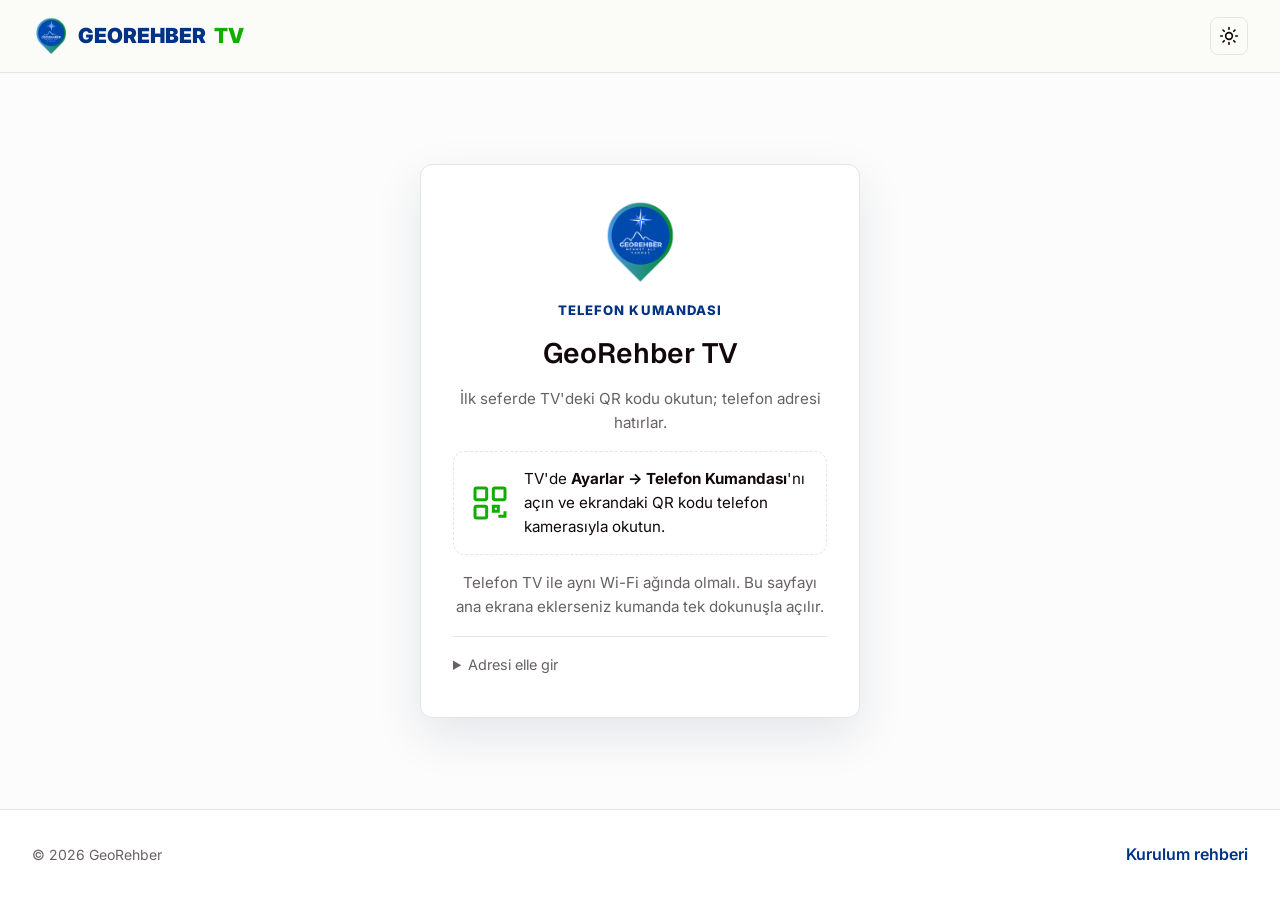
<file: index.html>
<!doctype html>
<html lang="tr">
<head>
<meta charset="utf-8">
<meta name="viewport" content="width=device-width,initial-scale=1,viewport-fit=cover">
<meta name="theme-color" content="#FCFCFC">
<!-- Kisisel sayfa: arama motorlarinda gorunmesin -->
<meta name="robots" content="noindex, nofollow, noarchive">
<meta name="googlebot" content="noindex, nofollow">
<meta name="referrer" content="no-referrer">
<meta name="mobile-web-app-capable" content="yes">
<meta name="apple-mobile-web-app-capable" content="yes">
<meta name="apple-mobile-web-app-title" content="TV Kumanda">
<link rel="icon" href="logo.png">
<link rel="apple-touch-icon" href="logo.png">
<title>GeoRehber TV</title>
<link rel="preconnect" href="https://fonts.googleapis.com">
<link rel="preconnect" href="https://fonts.gstatic.com" crossorigin>
<link href="https://fonts.googleapis.com/css2?family=Geist:wght@600;700&family=Inter:wght@400;600&family=Fira+Code:wght@700&display=swap" rel="stylesheet">
<link rel="stylesheet" href="tema.css?v=4">
<style>
  body { display: flex; flex-direction: column; }
  main { flex: 1; display: flex; align-items: center; justify-content: center; padding-block: 3rem; }
  .kumanda-kart { width: 100%; max-width: 440px; margin: 0 auto; text-align: center; display: flex; flex-direction: column;
    gap: 1rem; padding: 2.2rem 2rem; box-shadow: var(--shadow-md); }
  .kumanda-kart img { width: 84px; height: 84px; margin: 0 auto; }
  .kumanda-kart h1 { font-size: 1.75rem; margin: 0; line-height: 1.2; }
  .kumanda-kart p { margin: 0; font-size: 0.95rem; }
  .kumanda-kart .btn { width: 100%; }
  .qr-ipucu { display: grid; grid-template-columns: auto 1fr; gap: 0.9rem; align-items: center; text-align: left;
    border: 1px dashed var(--border); border-radius: var(--radius); padding: 0.9rem 1rem; }
  .qr-ipucu svg { width: 40px; height: 40px; fill: none; stroke: var(--accent); stroke-width: 1.8; }
  details { text-align: left; border-top: 1px solid var(--border); padding-top: 0.6rem; font-size: 0.9rem; }
  summary { cursor: pointer; padding: 0.4rem 0; color: var(--muted-foreground); }
  details .btn { margin-top: 0.6rem; }
  details input { margin-top: 0.6rem; }
  .hata { color: #d0343d; font-size: 0.85rem; min-height: 1.2em; margin: 0.4rem 0 0; }
  [hidden] { display: none !important; }
</style>
</head>
<body>
  <nav class="navbar tam">
    <div class="container navbar-content">
      <a class="navbar-brand" href="https://georehber.com/"><img src="logo.png" alt="">GEOREHBER <span>TV</span></a>
      <button id="themeToggle" class="theme-toggle" type="button" aria-label="Temayı değiştir">
        <svg class="gunes" viewBox="0 0 24 24"><circle cx="12" cy="12" r="4"/><path d="M12 2v2M12 20v2M4.9 4.9l1.4 1.4M17.7 17.7l1.4 1.4M2 12h2M20 12h2M4.9 19.1l1.4-1.4M17.7 6.3l1.4-1.4"/></svg>
        <svg class="ay" viewBox="0 0 24 24"><path d="M21 12.8A9 9 0 1 1 11.2 3a7 7 0 0 0 9.8 9.8z"/></svg>
      </button>
    </div>
  </nav>
  <script src="tema.js?v=4"></script>

  <main>
    <div class="container">
      <div class="card kumanda-kart">
        <img src="logo.png" alt="GeoRehber">
        <span class="eyebrow" style="margin:0 auto">Telefon kumandası</span>
        <h1>GeoRehber TV</h1>
        <p class="muted" id="durum">TV kumandasına geçiliyor…</p>
        <a class="btn btn-primary" id="git" href="#" hidden>Kumandayı aç</a>

        <div class="qr-ipucu" id="qrIpucu" hidden>
          <svg viewBox="0 0 24 24" aria-hidden="true"><rect x="3" y="3" width="7" height="7" rx="1"/><rect x="14" y="3" width="7" height="7" rx="1"/><rect x="3" y="14" width="7" height="7" rx="1"/><path d="M14 14h3v3h-3zM20 14v.01M14 20h.01M17 20h4v-3"/></svg>
          <p>TV'de <b>Ayarlar → Telefon Kumandası</b>'nı açın ve ekrandaki QR kodu telefon kamerasıyla okutun.</p>
        </div>

        <p class="muted">Telefon TV ile aynı Wi-Fi ağında olmalı. Bu sayfayı ana ekrana eklerseniz kumanda tek dokunuşla açılır.</p>

        <details id="ayar">
          <summary>Adresi elle gir</summary>
          <input id="adres" inputmode="decimal" placeholder="192.168.1.xx" aria-label="TV adresi">
          <button class="btn btn-secondary" id="kaydet" type="button">Kaydet ve aç</button>
          <p class="hata" id="hata"></p>
        </details>
      </div>
    </div>
  </main>

  <footer class="footer">
    <div class="container footer-content">
      <p class="footer-text">&copy; 2026 GeoRehber</p>
      <a href="kurulum.html">Kurulum rehberi</a>
    </div>
  </footer>

<script>
  // TV'deki kumanda ev aginda calisir; bu sayfa yalnizca oraya yonlendirir.
  // TV'deki QR kod bu sayfayi "#adres,PIN" ile acar. #'den sonrasi sunucuya gitmez;
  // adres bu telefonda saklanir, PIN dogrudan TV'deki kumandaya aktarilir.
  var IP = /^\d{1,3}(\.\d{1,3}){3}$/;
  function kaydet(a) { try { localStorage.setItem('tvAdres', a); } catch (e) {} }
  function oku() { try { return localStorage.getItem('tvAdres') || ''; } catch (e) { return ''; } }

  var parca = decodeURIComponent(location.hash.slice(1)).split(',');
  var pin = /^\d{4}$/.test(parca[1] || '') ? parca[1] : '';
  var adres = IP.test(parca[0]) ? parca[0] : oku();
  if (IP.test(parca[0])) kaydet(adres);
  // PIN'li adres tarayici gecmisinde kalmasin.
  if (location.hash) history.replaceState(null, '', location.pathname + location.search);

  function hedef(a) { return 'http://' + a + ':8080/' + (pin ? '#p=' + pin : ''); }

  document.getElementById('kaydet').onclick = function () {
    var yeni = document.getElementById('adres').value.trim();
    if (!IP.test(yeni)) { document.getElementById('hata').textContent = 'TV ekranının sağ üstündeki adresi girin, örnek: 192.168.1.xx'; return; }
    kaydet(yeni);
    location.href = hedef(yeni);
  };

  var durum = document.getElementById('durum');
  if (!IP.test(adres)) {
    durum.textContent = 'İlk seferde TV\'deki QR kodu okutun; telefon adresi hatırlar.';
    document.getElementById('qrIpucu').hidden = false;
  } else {
    var git = document.getElementById('git');
    git.href = hedef(adres);
    git.hidden = false;
    document.getElementById('adres').value = adres;
    if (!/[?&]bekle/.test(location.search)) setTimeout(function () { location.href = hedef(adres); }, 600);
    else durum.textContent = 'Kumandayı açmak için düğmeye dokunun.';
  }
</script>
</body>
</html>
</file>
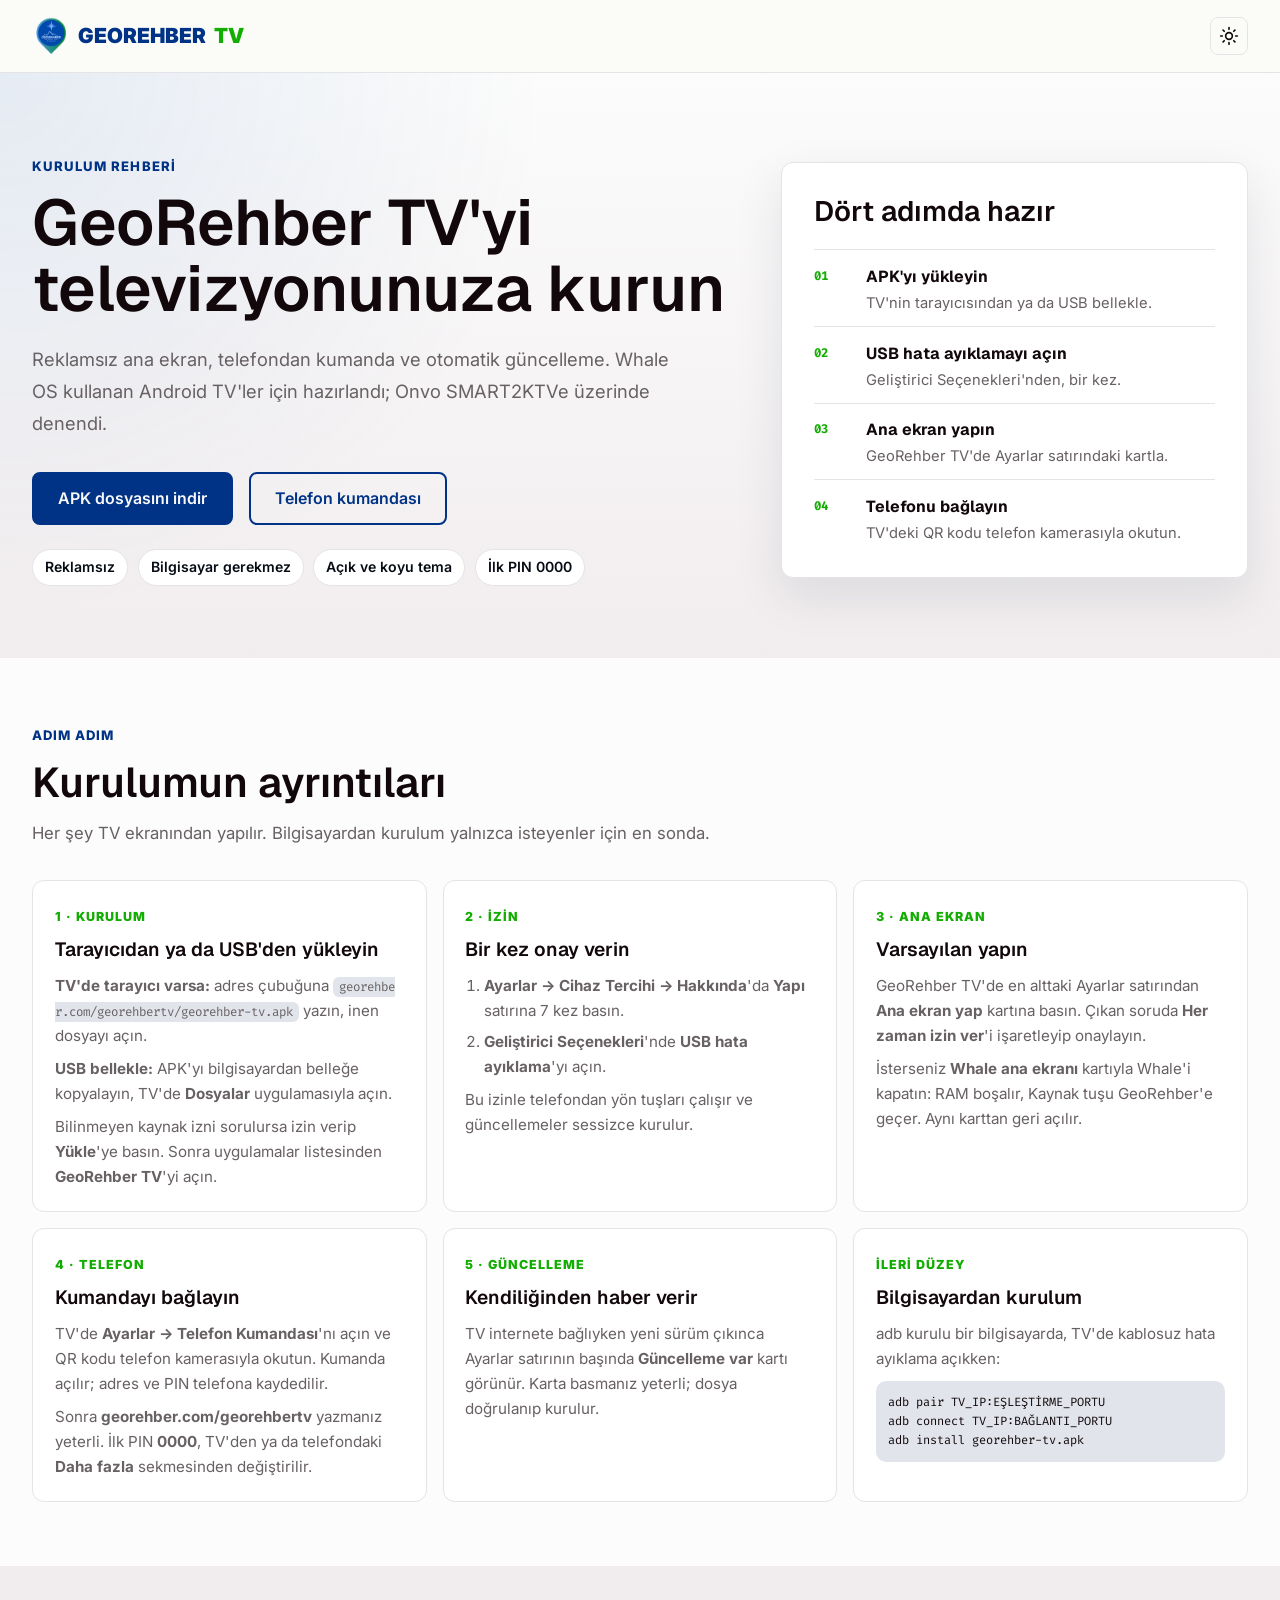
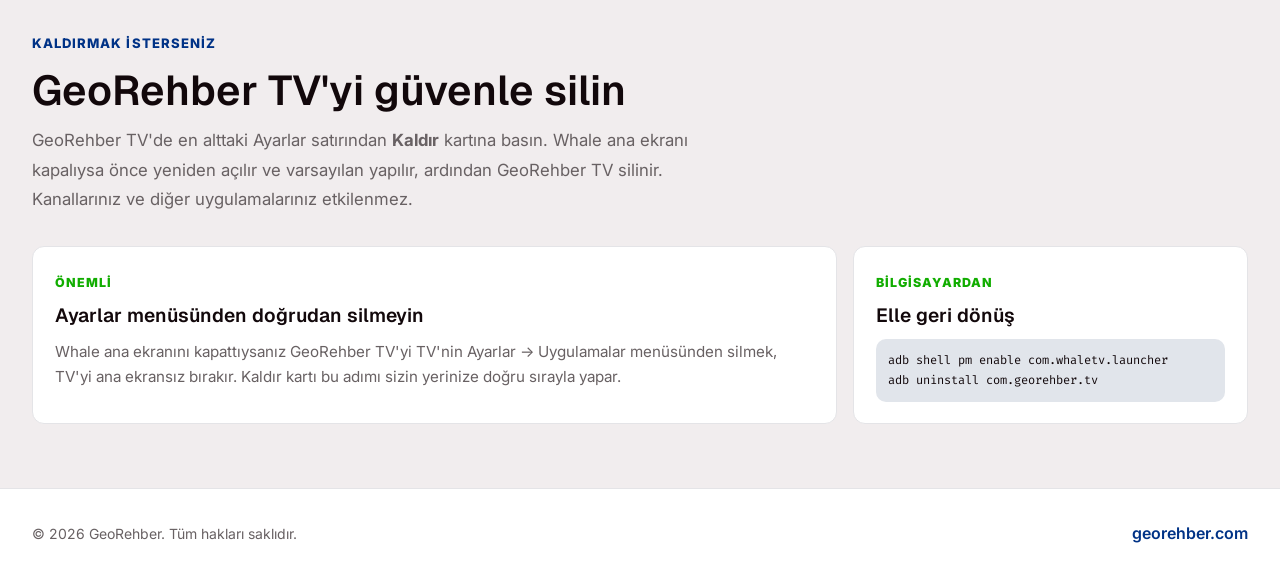
<file: kurulum.html>
<!doctype html>
<html lang="tr">
<head>
<meta charset="utf-8">
<meta name="viewport" content="width=device-width,initial-scale=1,viewport-fit=cover">
<meta name="theme-color" content="#FCFCFC">
<meta name="robots" content="noindex, nofollow, noarchive">
<meta name="googlebot" content="noindex, nofollow">
<link rel="icon" href="logo.png">
<title>GeoRehber TV Kurulum</title>
<link rel="preconnect" href="https://fonts.googleapis.com">
<link rel="preconnect" href="https://fonts.gstatic.com" crossorigin>
<link href="https://fonts.googleapis.com/css2?family=Geist:wght@600;700&family=Inter:wght@400;600&family=Fira+Code:wght@400;700&display=swap" rel="stylesheet">
<link rel="stylesheet" href="tema.css?v=4">
<style>
  pre { margin: 0.6rem 0 0; font-size: 12px; line-height: 1.6; white-space: pre; }
  .path-card code { font-size: 0.82em; }
</style>
</head>
<body>
<nav class="navbar tam">
  <div class="container navbar-content">
    <a class="navbar-brand" href="https://georehber.com/"><img src="logo.png" alt="">GEOREHBER <span>TV</span></a>
    <button id="themeToggle" class="theme-toggle" type="button" aria-label="Temayı değiştir">
      <svg class="gunes" viewBox="0 0 24 24"><circle cx="12" cy="12" r="4"/><path d="M12 2v2M12 20v2M4.9 4.9l1.4 1.4M17.7 17.7l1.4 1.4M2 12h2M20 12h2M4.9 19.1l1.4-1.4M17.7 6.3l1.4-1.4"/></svg>
      <svg class="ay" viewBox="0 0 24 24"><path d="M21 12.8A9 9 0 1 1 11.2 3a7 7 0 0 0 9.8 9.8z"/></svg>
    </button>
  </div>
</nav>
<script src="tema.js?v=4"></script>

<main>
  <section class="brand-hero">
    <div class="container hero-layout">
      <div>
        <span class="eyebrow">Kurulum rehberi</span>
        <h1>GeoRehber TV'yi televizyonunuza kurun</h1>
        <p class="hero-lead">Reklamsız ana ekran, telefondan kumanda ve otomatik güncelleme. Whale OS kullanan Android TV'ler için hazırlandı; Onvo SMART2KTVe üzerinde denendi.</p>
        <div class="hero-actions">
          <a class="btn btn-primary" href="georehber-tv.apk" download>APK dosyasını indir</a>
          <a class="btn btn-secondary" href="./">Telefon kumandası</a>
        </div>
        <ul class="trust-row">
          <li>Reklamsız</li>
          <li>Bilgisayar gerekmez</li>
          <li>Açık ve koyu tema</li>
          <li>İlk PIN 0000</li>
        </ul>
      </div>
      <aside class="hero-panel" aria-label="Kurulum özeti">
        <h2>Dört adımda hazır</h2>
        <ol class="hero-route">
          <li><span>01</span><div><strong>APK'yı yükleyin</strong><small>TV'nin tarayıcısından ya da USB bellekle.</small></div></li>
          <li><span>02</span><div><strong>USB hata ayıklamayı açın</strong><small>Geliştirici Seçenekleri'nden, bir kez.</small></div></li>
          <li><span>03</span><div><strong>Ana ekran yapın</strong><small>GeoRehber TV'de Ayarlar satırındaki kartla.</small></div></li>
          <li><span>04</span><div><strong>Telefonu bağlayın</strong><small>TV'deki QR kodu telefon kamerasıyla okutun.</small></div></li>
        </ol>
      </aside>
    </div>
  </section>

  <section class="section">
    <div class="container">
      <div class="section-heading">
        <span class="eyebrow">Adım adım</span>
        <h2>Kurulumun ayrıntıları</h2>
        <p>Her şey TV ekranından yapılır. Bilgisayardan kurulum yalnızca isteyenler için en sonda.</p>
      </div>
      <div class="path-grid">
        <article class="path-card">
          <span class="path-label">1 · Kurulum</span>
          <h3>Tarayıcıdan ya da USB'den yükleyin</h3>
          <p><b>TV'de tarayıcı varsa:</b> adres çubuğuna <code>georehber.com/georehbertv/georehber-tv.apk</code> yazın, inen dosyayı açın.</p>
          <p><b>USB bellekle:</b> APK'yı bilgisayardan belleğe kopyalayın, TV'de <b>Dosyalar</b> uygulamasıyla açın.</p>
          <p>Bilinmeyen kaynak izni sorulursa izin verip <b>Yükle</b>'ye basın. Sonra uygulamalar listesinden <b>GeoRehber TV</b>'yi açın.</p>
        </article>
        <article class="path-card">
          <span class="path-label">2 · İzin</span>
          <h3>Bir kez onay verin</h3>
          <ol>
            <li><b>Ayarlar → Cihaz Tercihi → Hakkında</b>'da <b>Yapı</b> satırına 7 kez basın.</li>
            <li><b>Geliştirici Seçenekleri</b>'nde <b>USB hata ayıklama</b>'yı açın.</li>
          </ol>
          <p>Bu izinle telefondan yön tuşları çalışır ve güncellemeler sessizce kurulur.</p>
        </article>
        <article class="path-card">
          <span class="path-label">3 · Ana ekran</span>
          <h3>Varsayılan yapın</h3>
          <p>GeoRehber TV'de en alttaki Ayarlar satırından <b>Ana ekran yap</b> kartına basın. Çıkan soruda <b>Her zaman izin ver</b>'i işaretleyip onaylayın.</p>
          <p>İsterseniz <b>Whale ana ekranı</b> kartıyla Whale'i kapatın: RAM boşalır, Kaynak tuşu GeoRehber'e geçer. Aynı karttan geri açılır.</p>
        </article>
        <article class="path-card">
          <span class="path-label">4 · Telefon</span>
          <h3>Kumandayı bağlayın</h3>
          <p>TV'de <b>Ayarlar → Telefon Kumandası</b>'nı açın ve QR kodu telefon kamerasıyla okutun. Kumanda açılır; adres ve PIN telefona kaydedilir.</p>
          <p>Sonra <b>georehber.com/georehbertv</b> yazmanız yeterli. İlk PIN <b>0000</b>, TV'den ya da telefondaki <b>Daha fazla</b> sekmesinden değiştirilir.</p>
        </article>
        <article class="path-card">
          <span class="path-label">5 · Güncelleme</span>
          <h3>Kendiliğinden haber verir</h3>
          <p>TV internete bağlıyken yeni sürüm çıkınca Ayarlar satırının başında <b>Güncelleme var</b> kartı görünür. Karta basmanız yeterli; dosya doğrulanıp kurulur.</p>
        </article>
        <article class="path-card">
          <span class="path-label">İleri düzey</span>
          <h3>Bilgisayardan kurulum</h3>
          <p>adb kurulu bir bilgisayarda, TV'de kablosuz hata ayıklama açıkken:</p>
<pre>adb pair TV_IP:EŞLEŞTİRME_PORTU
adb connect TV_IP:BAĞLANTI_PORTU
adb install georehber-tv.apk</pre>
        </article>
      </div>
    </div>
  </section>

  <section class="section ara">
    <div class="container">
      <div class="section-heading">
        <span class="eyebrow">Kaldırmak isterseniz</span>
        <h2>GeoRehber TV'yi güvenle silin</h2>
        <p>GeoRehber TV'de en alttaki Ayarlar satırından <b>Kaldır</b> kartına basın. Whale ana ekranı kapalıysa önce yeniden açılır ve varsayılan yapılır, ardından GeoRehber TV silinir. Kanallarınız ve diğer uygulamalarınız etkilenmez.</p>
      </div>
      <div class="path-grid">
        <article class="path-card genis">
          <span class="path-label">Önemli</span>
          <h3>Ayarlar menüsünden doğrudan silmeyin</h3>
          <p>Whale ana ekranını kapattıysanız GeoRehber TV'yi TV'nin Ayarlar → Uygulamalar menüsünden silmek, TV'yi ana ekransız bırakır. Kaldır kartı bu adımı sizin yerinize doğru sırayla yapar.</p>
        </article>
        <article class="path-card">
          <span class="path-label">Bilgisayardan</span>
          <h3>Elle geri dönüş</h3>
<pre>adb shell pm enable com.whaletv.launcher
adb uninstall com.georehber.tv</pre>
        </article>
      </div>
    </div>
  </section>
</main>

<footer class="footer">
  <div class="container footer-content">
    <p class="footer-text">&copy; 2026 GeoRehber. Tüm hakları saklıdır.</p>
    <a href="https://georehber.com/">georehber.com</a>
  </div>
</footer>
</body>
</html>
</file>
<file: tema.css>
/* georehber.com ile ayni renk degiskenleri (css/style.css) ve ayni koyu tema sinifi (body.dark). */
:root {
  --primary: oklch(0.35 0.15 260); --primary-foreground: oklch(0.98 0 0);
  --accent: oklch(0.65 0.22 142);
  --secondary: oklch(0.92 0.01 260); --secondary-foreground: oklch(0.15 0.02 260);
  --muted: oklch(0.95 0.005 0); --muted-foreground: oklch(0.5 0.01 0);
  --background: oklch(0.99 0 0); --foreground: oklch(0.15 0.02 0);
  --card: oklch(1 0 0); --border: oklch(0.92 0.004 286.32);
  --hero-glow: rgba(37, 99, 176, 0.1); --hero-end: oklch(0.95 0.005 0);
  --radius: 12px;
  --shadow-sm: 0 8px 24px rgba(20, 35, 70, 0.06);
  --shadow-md: 0 18px 48px rgba(20, 35, 70, 0.1);
}
body.dark {
  /* Koyu temada ana dugmeler marka yesili, cerceveler lacivert */
  --primary: oklch(0.6 0.2 142);
  --secondary: oklch(0.18 0.01 260); --secondary-foreground: oklch(0.85 0.005 0);
  --muted: oklch(0.2 0.01 0); --muted-foreground: oklch(0.7 0.005 0);
  --background: oklch(0.08 0.01 0); --foreground: oklch(0.95 0.005 0);
  --card: oklch(0.12 0.01 0); --border: oklch(1 0 0 / 10%);
  --hero-glow: rgba(91, 155, 213, 0.12); --hero-end: #121a15;
}
/* Koyu temada kartlar ve ikincil dugmeler lacivert cerceve alir. */
body.dark .card, body.dark .kart, body.dark input, body.dark .theme-toggle, body.dark .btn-secondary {
  border-color: oklch(0.5 0.13 260);
}
body.dark .btn-primary:hover { background: oklch(0.66 0.2 142); border-color: oklch(0.66 0.2 142); }
* { box-sizing: border-box; }
html, body { margin: 0; }
body {
  font-family: 'Inter', -apple-system, BlinkMacSystemFont, 'Segoe UI', sans-serif;
  background: var(--background); color: var(--foreground); line-height: 1.6; min-height: 100vh;
  transition: background-color 0.3s ease, color 0.3s ease;
}
h1, h2, h3 { font-family: 'Geist', -apple-system, BlinkMacSystemFont, 'Segoe UI', sans-serif; font-weight: 600; }
a { color: inherit; }
:focus-visible { outline: 3px solid color-mix(in srgb, var(--accent) 70%, white); outline-offset: 3px; }

.navbar {
  position: sticky; top: 0; z-index: 5; display: flex; align-items: center; justify-content: space-between;
  height: 4rem; padding: 0 1rem; background: rgba(251, 252, 248, 0.94); backdrop-filter: blur(14px);
  -webkit-backdrop-filter: blur(14px); border-bottom: 1px solid var(--border);
}
body.dark .navbar { background: rgba(15, 21, 17, 0.94); }
.navbar-brand { display: flex; align-items: center; gap: 0.5rem; font-size: 1.3rem; font-weight: 900; color: var(--primary); text-decoration: none; }
body.dark .navbar-brand { color: var(--foreground); }
.navbar-brand img { height: 2.4rem; width: auto; }
.navbar-brand span { color: var(--accent); }
.theme-toggle {
  padding: 0.5rem; border-radius: 0.5rem; border: 1.5px solid var(--border); background: none;
  color: var(--foreground); cursor: pointer; display: flex;
}
.theme-toggle svg { width: 20px; height: 20px; fill: none; stroke: currentColor; stroke-width: 2; stroke-linecap: round; stroke-linejoin: round; }
.theme-toggle .ay { display: none; }
body.dark .theme-toggle .gunes { display: none; }
body.dark .theme-toggle .ay { display: block; }

.btn {
  display: inline-flex; align-items: center; justify-content: center; gap: 0.5rem; padding: 0.75rem 1.5rem;
  border-radius: 8px; font-weight: 600; font-size: 1rem; text-decoration: none; cursor: pointer;
  transition: all 0.3s ease; font-family: inherit;
}
.btn-primary { background: var(--primary); color: var(--primary-foreground); border: 2px solid var(--primary); }
.btn-primary:hover { background: oklch(0.4 0.15 260); border-color: oklch(0.4 0.15 260); transform: translateY(-2px); box-shadow: 0 10px 24px rgba(0,0,0,.18); }
body.dark .btn-primary:hover { background: oklch(0.5 0.12 260); border-color: oklch(0.5 0.12 260); }
.btn-secondary { background: transparent; color: var(--primary); border: 2px solid var(--primary); }
body.dark .btn-secondary { color: var(--foreground); }
.btn-secondary:hover { background: var(--accent); color: #fff; border-color: var(--accent); }

.card {
  border: 1px solid var(--border); border-radius: var(--radius); background: var(--card);
  padding: 1.2rem 1.35rem; box-shadow: var(--shadow-sm);
}
.label { color: var(--accent); font-size: 0.78rem; font-weight: 850; letter-spacing: 0.08em; text-transform: uppercase; }
.muted { color: var(--muted-foreground); }
code, pre { font-family: 'Fira Code', ui-monospace, monospace; }
code { background: var(--secondary); padding: 2px 6px; border-radius: 6px; font-size: 0.85em; word-break: break-all; }
pre { background: var(--secondary); padding: 12px; border-radius: 10px; overflow-x: auto; font-size: 13px; }
input {
  width: 100%; padding: 0.75rem; border-radius: 8px; border: 1.5px solid var(--border); background: var(--card);
  color: var(--foreground); font: 16px 'Inter', system-ui, sans-serif; text-align: center;
}

/* ===== Sayfa duzeni: georehber.com'daki container, hero, path-grid ve footer ===== */
.container {
  width: 100%; max-width: 1280px; margin: 0 auto;
  padding-left: max(1rem, env(safe-area-inset-left, 0px)); padding-right: max(1rem, env(safe-area-inset-right, 0px));
}
@media (min-width: 640px) { .container { padding-left: 1.5rem; padding-right: 1.5rem; } }
@media (min-width: 1024px) { .container { padding-left: 2rem; padding-right: 2rem; } }
.navbar.tam { display: block; height: auto; padding: 0; }
.navbar.tam .navbar-content { display: flex; align-items: center; justify-content: space-between; height: 4.5rem; }

.eyebrow { display: inline-flex; color: var(--primary); font-size: 0.82rem; font-weight: 800; letter-spacing: 0.08em; text-transform: uppercase; margin-bottom: 0.8rem; }
body.dark .eyebrow { color: var(--accent); }

.brand-hero { padding: 5rem 0 4.5rem; background: radial-gradient(circle at top left, var(--hero-glow), transparent 34rem), linear-gradient(180deg, var(--background), var(--hero-end)); }
.hero-layout { display: grid; grid-template-columns: minmax(0, 1.2fr) minmax(320px, 0.8fr); gap: 3rem; align-items: center; }
.brand-hero h1 { font-size: clamp(2.3rem, 5vw, 4.2rem); line-height: 1.04; margin: 0 0 1.25rem; text-wrap: balance; max-width: 800px; }
.hero-lead { max-width: 640px; color: var(--muted-foreground); font-size: 1.15rem; line-height: 1.75; margin: 0; }
.hero-actions { display: flex; flex-wrap: wrap; gap: 1rem; margin: 2rem 0 1.5rem; }
.trust-row { display: flex; flex-wrap: wrap; gap: 0.6rem; list-style: none; padding: 0; margin: 0; }
.trust-row li { border: 1px solid var(--border); border-radius: 999px; background: var(--card); color: var(--secondary-foreground); font-size: 0.88rem; font-weight: 600; padding: 0.4rem 0.75rem; }
body.dark .trust-row li { border-color: oklch(0.5 0.13 260); }
.hero-panel { border: 1px solid var(--border); border-radius: var(--radius); background: var(--card); padding: 2rem; box-shadow: var(--shadow-md); }
body.dark .hero-panel { border-color: oklch(0.5 0.13 260); box-shadow: 0 24px 60px rgba(0, 0, 0, 0.28); }
.hero-panel h2 { font-size: clamp(1.4rem, 2.2vw, 1.8rem); line-height: 1.2; margin: 0 0 1.3rem; }
.hero-route { list-style: none; display: grid; gap: 0.7rem; padding: 0; margin: 0; }
.hero-route li { display: grid; grid-template-columns: 2.4rem 1fr; gap: 0.85rem; border-top: 1px solid var(--border); padding-top: 0.85rem; }
.hero-route li > span { color: var(--accent); font-family: 'Fira Code', ui-monospace, monospace; font-size: 0.78rem; font-weight: 700; padding-top: 0.2rem; }
.hero-route strong { display: block; font-family: 'Geist', sans-serif; font-size: 1rem; }
.hero-route small { display: block; color: var(--muted-foreground); font-size: 0.92rem; line-height: 1.55; margin-top: 0.15rem; }

.section { padding: 4rem 0; }
.section.ara { background: var(--muted); }
.section-heading { max-width: 720px; margin-bottom: 2rem; }
.section-heading h2 { font-size: clamp(1.8rem, 3.5vw, 2.6rem); line-height: 1.12; margin: 0 0 0.8rem; text-wrap: balance; }
.section-heading p { color: var(--muted-foreground); font-size: 1.05rem; line-height: 1.75; margin: 0; }
.path-grid { display: grid; grid-template-columns: repeat(3, minmax(0, 1fr)); gap: 1rem; }
.path-card { border: 1px solid var(--border); border-radius: var(--radius); background: var(--card); padding: 1.35rem; min-width: 0;
  transition: transform 0.2s ease, border-color 0.2s ease, box-shadow 0.2s ease; }
.path-card:hover { border-color: var(--primary); transform: translateY(-3px); box-shadow: 0 14px 30px rgba(23, 97, 59, 0.12); }
body.dark .path-card { border-color: oklch(0.5 0.13 260); }
body.dark .path-card:hover { border-color: var(--accent); }
.path-label { display: inline-flex; color: var(--accent); font-size: 0.78rem; font-weight: 850; letter-spacing: 0.08em; text-transform: uppercase; margin-bottom: 0.7rem; }
.path-card h3 { font-size: 1.2rem; line-height: 1.25; margin: 0 0 0.7rem; }
.path-card p, .path-card li { color: var(--muted-foreground); line-height: 1.65; font-size: 0.95rem; }
.path-card p { margin: 0.5rem 0 0; }
.path-card ol { margin: 0; padding-left: 1.15rem; display: grid; gap: 0.35rem; }
.path-card.genis { grid-column: span 2; }

.footer { background: var(--card); border-top: 1px solid var(--border); padding: 2rem 0; }
.footer-content { display: flex; flex-direction: column; align-items: center; gap: 1rem; text-align: center; }
.footer-text { font-size: 0.875rem; color: var(--muted-foreground); margin: 0; }
.footer a { color: var(--primary); font-weight: 600; text-decoration: none; }
body.dark .footer a { color: var(--accent); }
@media (min-width: 768px) { .footer-content { flex-direction: row; justify-content: space-between; } }

@media (max-width: 960px) {
  .hero-layout { grid-template-columns: 1fr; gap: 2rem; }
  .path-grid { grid-template-columns: repeat(2, minmax(0, 1fr)); }
}
@media (max-width: 640px) {
  .brand-hero { padding: 3rem 0; }
  .path-grid { grid-template-columns: 1fr; }
  .path-card.genis { grid-column: auto; }
  .hero-panel { padding: 1.4rem; }
}
@media (prefers-reduced-motion: reduce) { * { transition: none !important; } }
</file>
